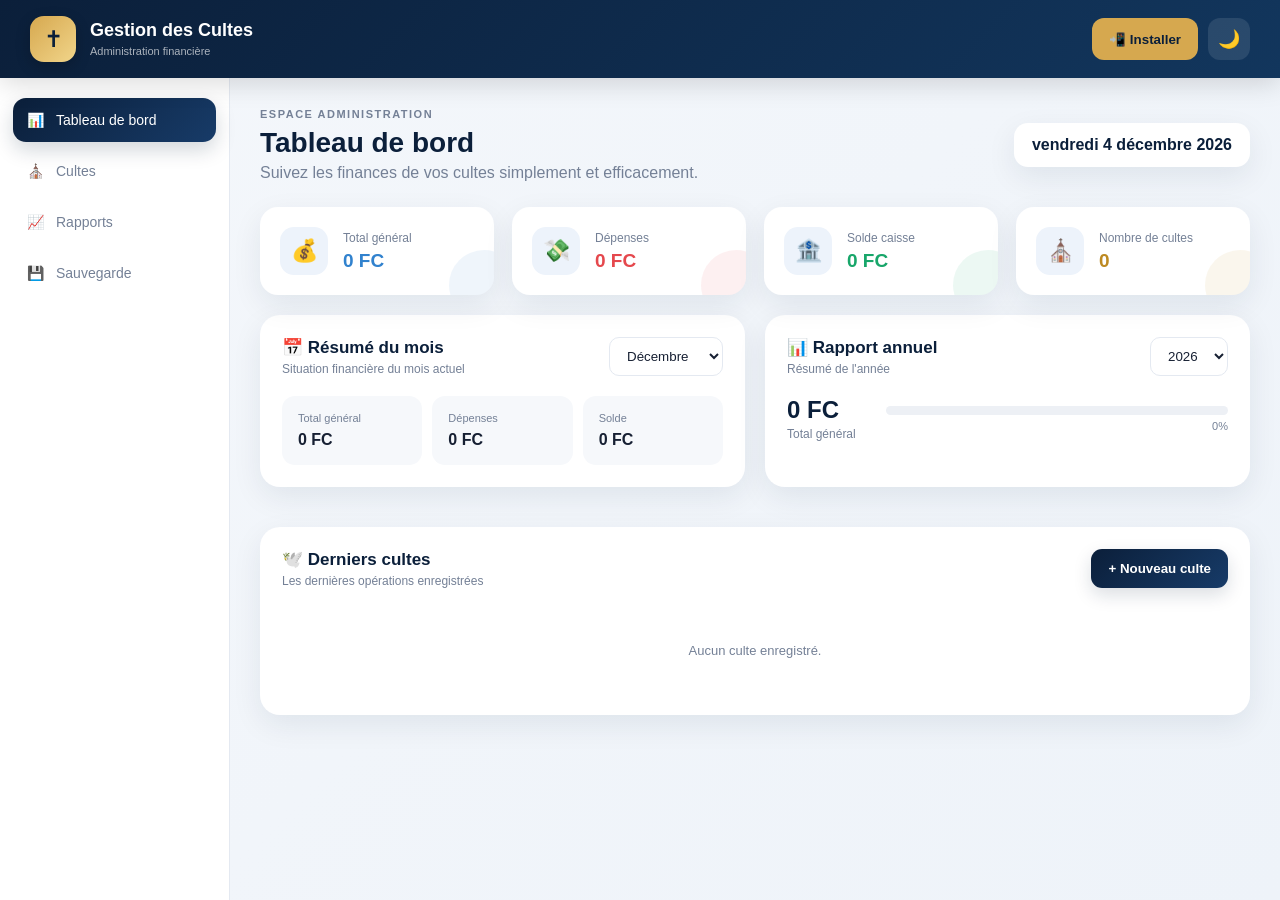
<file: index.html>
<!DOCTYPE html>
<html lang="fr">
<head>
    <meta charset="UTF-8">

    <meta name="viewport"
          content="width=device-width, initial-scale=1.0">

    <meta name="theme-color" content="#0b1f3a">

    <title><title>Gestion des Cultes RDC | Joseph Monsemvula</title>

<meta name="description"
content="Gestion des Cultes RDC est une application de gestion financière des cultes, recettes, dépenses et rapports. Conçue par Joseph Monsemvula."></title>

    <link rel="stylesheet" href="style.css">

    <link rel="manifest" href="manifest.json">
</head>

<body>

<!-- =====================================================
     ÉCRAN DE CHARGEMENT
===================================================== -->

<div id="loader">

    <div class="loader-logo">
        ✝
    </div>

    <div class="loader-spinner"></div>

    <h2>Gestion des Cultes</h2>

    <p>Chargement de votre espace...</p>

</div>


<!-- =====================================================
     APPLICATION
===================================================== -->

<div id="app">

    <!-- BARRE DU HAUT -->

    <header class="topbar">

        <div class="brand">

            <div class="brand-logo">
                ✝
            </div>

            <div>
                <h1>Gestion des Cultes</h1>
                <span>Administration financière</span>
            </div>

        </div>


        <div class="top-actions">

            <button id="installBtn"
                    class="install-btn">
                📲 Installer
            </button>

            <button id="themeBtn"
                    class="icon-btn"
                    title="Changer le thème">
                🌙
            </button>

        </div>

    </header>


    <!-- MENU -->

    <nav class="menu">

        <button class="menu-btn active"
                data-page="dashboard">
            📊
            <span>Tableau de bord</span>
        </button>

        <button class="menu-btn"
                data-page="cultes">
            ⛪
            <span>Cultes</span>
        </button>

        <button class="menu-btn"
                data-page="rapports">
            📈
            <span>Rapports</span>
        </button>

        <button class="menu-btn"
                data-page="sauvegarde">
            💾
            <span>Sauvegarde</span>
        </button>

    </nav>


    <!-- =================================================
         CONTENU
    ================================================= -->

    <main class="content">


        <!-- =============================================
             DASHBOARD
        ============================================== -->

        <section id="dashboard"
                 class="page active">

            <div class="welcome">

                <div>
                    <p class="small-title">
                        ESPACE ADMINISTRATION
                    </p>

                    <h2>
                        Tableau de bord
                    </h2>

                    <p>
                        Suivez les finances de vos cultes
                        simplement et efficacement.
                    </p>
                </div>

                <div class="dashboard-date"
                     id="todayDate">
                </div>

            </div>


            <!-- CARTES STATISTIQUES -->

            <div class="stats-grid">

                <div class="stat-card blue">

                    <div class="stat-icon">
                        💰
                    </div>

                    <div>
                        <span>Total général</span>
                        <strong id="statTotal">
                            0 FC
                        </strong>
                    </div>

                </div>


                <div class="stat-card red">

                    <div class="stat-icon">
                        💸
                    </div>

                    <div>
                        <span>Dépenses</span>
                        <strong id="statDepenses">
                            0 FC
                        </strong>
                    </div>

                </div>


                <div class="stat-card green">

                    <div class="stat-icon">
                        🏦
                    </div>

                    <div>
                        <span>Solde caisse</span>
                        <strong id="statSolde">
                            0 FC
                        </strong>
                    </div>

                </div>


                <div class="stat-card gold">

                    <div class="stat-icon">
                        ⛪
                    </div>

                    <div>
                        <span>Nombre de cultes</span>
                        <strong id="statCultes">
                            0
                        </strong>
                    </div>

                </div>

            </div>


            <!-- MOIS -->

            <div class="dashboard-grid">

                <div class="panel">

                    <div class="panel-header">

                        <div>
                            <h3>
                                📅 Résumé du mois
                            </h3>

                            <p>
                                Situation financière du mois actuel
                            </p>
                        </div>

                        <select id="monthSelector">

                            <option value="1">Janvier</option>
                            <option value="2">Février</option>
                            <option value="3">Mars</option>
                            <option value="4">Avril</option>
                            <option value="5">Mai</option>
                            <option value="6">Juin</option>
                            <option value="7">Juillet</option>
                            <option value="8">Août</option>
                            <option value="9">Septembre</option>
                            <option value="10">Octobre</option>
                            <option value="11">Novembre</option>
                            <option value="12">Décembre</option>

                        </select>

                    </div>


                    <div class="monthly-result">

                        <div>
                            <span>Total général</span>
                            <strong id="monthTotal">
                                0 FC
                            </strong>
                        </div>

                        <div>
                            <span>Dépenses</span>
                            <strong id="monthExpenses">
                                0 FC
                            </strong>
                        </div>

                        <div>
                            <span>Solde</span>
                            <strong id="monthBalance">
                                0 FC
                            </strong>
                        </div>

                    </div>

                </div>


                <!-- RAPPORT ANNUEL -->

                <div class="panel">

                    <div class="panel-header">

                        <div>

                            <h3>
                                📊 Rapport annuel
                            </h3>

                            <p>
                                Résumé de l'année
                            </p>

                        </div>

                        <select id="yearSelector">
                        </select>

                    </div>


                    <div class="year-result">

                        <div class="year-number">

                            <strong id="yearTotal">
                                0 FC
                            </strong>

                            <span>
                                Total général
                            </span>

                        </div>

                        <div class="progress-container">

                            <div class="progress-bar">
                                <div id="progressBar"></div>
                            </div>

                            <span id="progressText">
                                0%
                            </span>

                        </div>

                    </div>

                </div>

            </div>


            <!-- DERNIERS CULTES -->

            <div class="panel">

                <div class="panel-header">

                    <div>
                        <h3>
                            🕊️ Derniers cultes
                        </h3>

                        <p>
                            Les dernières opérations enregistrées
                        </p>
                    </div>

                    <button class="primary-btn"
                            onclick="showPage('cultes')">
                        + Nouveau culte
                    </button>

                </div>


                <div id="recentCultes"
                     class="recent-list">

                    <div class="empty-state">
                        Aucun culte enregistré.
                    </div>

                </div>

            </div>

        </section>


        <!-- =============================================
             CULTES
        ============================================== -->

        <section id="cultes"
                 class="page">

            <div class="page-title">

                <div>

                    <p class="small-title">
                        ENREGISTREMENT
                    </p>

                    <h2>
                        Gestion des cultes
                    </h2>

                    <p>
                        Enregistrez les recettes et dépenses
                        de chaque culte.
                    </p>

                </div>

            </div>


            <!-- FORMULAIRE -->

            <div class="panel form-panel">

                <div class="panel-header">

                    <div>
                        <h3 id="formTitle">
                            ➕ Nouveau culte
                        </h3>

                        <p>
                            Remplissez les informations ci-dessous.
                        </p>
                    </div>

                </div>


                <form id="culteForm">

                    <input type="hidden"
                           id="editId">


                    <div class="form-grid">


                        <!-- DATE -->

                        <div class="input-group">

                            <label>
                                📅 Date du culte
                            </label>

                            <input type="date"
                                   id="date"
                                   required>

                        </div>


                        <!-- PREDICATEUR -->

                        <div class="input-group">

                            <label>
                                🎤 Prédicateur
                            </label>

                            <input type="text"
                                   id="predicateur"
                                   placeholder="Nom du prédicateur"
                                   required>

                        </div>


                        <!-- OFFRANDES -->

                        <div class="input-group">

                            <label>
                                💰 Offrandes
                            </label>

                            <input type="number"
                                   id="offrandes"
                                   min="0"
                                   value="0">

                        </div>


                        <!-- ACTIONS DE GRÂCE -->

                        <div class="input-group">

                            <label>
                                🙏 Actions de grâce
                            </label>

                            <input type="number"
                                   id="actionsGrace"
                                   min="0"
                                   value="0">

                        </div>


                        <!-- OFFRANDES PROPHETE -->

                        <div class="input-group special">

                            <label>
                                ⭐ Offrandes de prophète
                            </label>

                            <input type="number"
                                   id="offrandesProphete"
                                   min="0"
                                   value="0">

                        </div>


                        <!-- CONSTRUCTION -->

                        <div class="input-group">

                            <label>
                                🏗️ Construction
                            </label>

                            <input type="number"
                                   id="construction"
                                   min="0"
                                   value="0">

                        </div>


                        <!-- ALLIANCE -->

                        <div class="input-group">

                            <label>
                                🤝 Alliance
                            </label>

                            <input type="number"
                                   id="alliance"
                                   min="0"
                                   value="0">

                        </div>


                        <!-- CARTES DE SOUTIEN -->

                        <div class="input-group">

                            <label>
                                🎫 Cartes de soutien
                            </label>

                            <input type="number"
                                   id="cartesSoutien"
                                   min="0"
                                   value="0">

                        </div>


                        <!-- DIME -->

                        <div class="input-group">

                            <label>
                                💵 Dîme
                            </label>

                            <input type="number"
                                   id="dime"
                                   min="0"
                                   value="0">

                        </div>


                        <!-- CARBURANT -->

                        <div class="input-group">

                            <label>
                                ⛽ Carburant
                            </label>

                            <input type="number"
                                   id="carburant"
                                   min="0"
                                   value="0">

                        </div>


                        <!-- AUTRES -->

                        <div class="input-group">

                            <label>
                                📦 Autres
                            </label>

                            <input type="number"
                                   id="autres"
                                   min="0"
                                   value="0">

                        </div>


                        <!-- ENVELOPPES -->

                        <div class="input-group">

                            <label>
                                ✉️ Enveloppes
                            </label>

                            <input type="number"
                                   id="enveloppes"
                                   min="0"
                                   value="0">

                        </div>


                        <!-- DEPENSES -->

                        <div class="input-group expense">

                            <label>
                                💸 Dépenses
                            </label>

                            <input type="number"
                                   id="depenses"
                                   min="0"
                                   value="0">

                        </div>

                    </div>


                    <!-- CALCUL AUTOMATIQUE -->

                    <div class="calculation-box">

                        <div>

                            <span>
                                TOTAL GÉNÉRAL
                            </span>

                            <strong id="previewTotal">
                                0 FC
                            </strong>

                        </div>


                        <div>

                            <span>
                                DÉPENSES
                            </span>

                            <strong id="previewDepenses">
                                0 FC
                            </strong>

                        </div>


                        <div class="balance-preview">

                            <span>
                                SOLDE CAISSE
                            </span>

                            <strong id="previewSolde">
                                0 FC
                            </strong>

                        </div>

                    </div>


                    <div class="form-actions">

                        <button type="submit"
                                class="primary-btn">

                            💾 Enregistrer le culte

                        </button>

                        <button type="button"
                                id="cancelEdit"
                                class="secondary-btn"
                                style="display:none">

                            Annuler modification

                        </button>

                        <button type="reset"
                                class="secondary-btn">

                            Réinitialiser

                        </button>

                    </div>

                </form>

            </div>


            <!-- RECHERCHE -->

            <div class="panel">

                <div class="search-row">

                    <input type="text"
                           id="searchInput"
                           placeholder="🔎 Rechercher par prédicateur ou date...">

                    <select id="filterYear">

                        <option value="all">
                            Toutes les années
                        </option>

                    </select>

                </div>


                <div class="table-container">

                    <table>

                        <thead>

                            <tr>

                                <th>Date</th>
                                <th>Prédicateur</th>
                                <th>Total général</th>
                                <th>Dépenses</th>
                                <th>Offrande prophète</th>
                                <th>Solde caisse</th>
                                <th>Actions</th>

                            </tr>

                        </thead>


                        <tbody id="cultesTable">

                        </tbody>

                    </table>

                </div>

            </div>

        </section>


        <!-- =============================================
             RAPPORTS
        ============================================== -->

        <section id="rapports"
                 class="page">

            <div class="page-title">

                <div>

                    <p class="small-title">
                        ANALYSE FINANCIÈRE
                    </p>

                    <h2>
                        Rapports
                    </h2>

                    <p>
                        Consultez les résultats par mois et par année.
                    </p>

                </div>

                <button class="primary-btn"
                        onclick="printReport()">

                    🖨️ Imprimer

                </button>

            </div>


            <div class="panel">

                <div class="report-controls">

                    <select id="reportYear">
                    </select>

                    <select id="reportMonth">

                        <option value="all">
                            Toute l'année
                        </option>

                        <option value="1">Janvier</option>
                        <option value="2">Février</option>
                        <option value="3">Mars</option>
                        <option value="4">Avril</option>
                        <option value="5">Mai</option>
                        <option value="6">Juin</option>
                        <option value="7">Juillet</option>
                        <option value="8">Août</option>
                        <option value="9">Septembre</option>
                        <option value="10">Octobre</option>
                        <option value="11">Novembre</option>
                        <option value="12">Décembre</option>

                    </select>

                </div>


                <div id="reportContent">

                </div>

            </div>

        </section>


        <!-- =============================================
             SAUVEGARDE
        ============================================== -->

        <section id="sauvegarde"
                 class="page">

            <div class="page-title">

                <div>

                    <p class="small-title">
                        PROTECTION DES DONNÉES
                    </p>

                    <h2>
                        Sauvegarde
                    </h2>

                    <p>
                        Protégez vos données contre les pertes.
                    </p>

                </div>

            </div>


            <div class="backup-grid">


                <div class="backup-card">

                    <div class="backup-icon">
                        📥
                    </div>

                    <h3>
                        Sauvegarder
                    </h3>

                    <p>
                        Téléchargez toutes vos données
                        dans un fichier sécurisé.
                    </p>

                    <button class="primary-btn"
                            onclick="backupData()">

                        Télécharger la sauvegarde

                    </button>

                </div>


                <div class="backup-card">

                    <div class="backup-icon">
                        📤
                    </div>

                    <h3>
                        Restaurer
                    </h3>

                    <p>
                        Récupérez vos données depuis
                        une sauvegarde précédente.
                    </p>

                    <input type="file"
                           id="restoreFile"
                           accept=".json">

                    <button class="secondary-btn"
                            onclick="restoreData()">

                        Restaurer

                    </button>

                </div>


                <div class="backup-card danger-card">

                    <div class="backup-icon">
                        ⚠️
                    </div>

                    <h3>
                        Zone dangereuse
                    </h3>

                    <p>
                        Effacer toutes les données
                        enregistrées sur cet appareil.
                    </p>

                    <button class="danger-btn"
                            onclick="deleteAllData()">

                        Tout supprimer

                    </button>

                </div>


            </div>

        </section>


    </main>


    <!-- NOTIFICATION -->

    <div id="notification"
         class="notification">

        <span id="notificationIcon">
            ✓
        </span>

        <span id="notificationText">
            Opération réussie
        </span>

    </div>


</div>


<script src="script.js"></script>
<footer>
    © 2026 Gestion des Cultes RDC
    <br>
    Conçu par Joseph Monsemvula
</footer>

</body>
</html>
</file>
<file: style.css>
/* =====================================================
   GESTION DES CULTES
   DESIGN PROFESSIONNEL
===================================================== */

* {
    margin: 0;
    padding: 0;
    box-sizing: border-box;
}


:root {

    --primary: #0b1f3a;
    --primary-light: #173b68;

    --gold: #d6a84f;
    --gold-light: #f1d58a;

    --background: #f4f7fb;
    --white: #ffffff;

    --text: #172033;
    --muted: #748096;

    --border: #e4e9f1;

    --green: #18a66a;
    --red: #e5484d;
    --blue: #3182ce;

    --shadow:
        0 10px 30px rgba(17, 35, 62, 0.08);

}


body {

    font-family:
        "Segoe UI",
        Arial,
        sans-serif;

    background:
        linear-gradient(
            135deg,
            #f4f7fb,
            #eef3f9
        );

    color: var(--text);

    min-height: 100vh;

}


/* =====================================================
   LOADER
===================================================== */

#loader {

    position: fixed;

    inset: 0;

    z-index: 9999;

    background:
        linear-gradient(
            135deg,
            #07152a,
            #12365d
        );

    color: white;

    display: flex;

    flex-direction: column;

    align-items: center;

    justify-content: center;

}


.loader-logo {

    width: 80px;
    height: 80px;

    border-radius: 25px;

    background:
        linear-gradient(
            135deg,
            var(--gold),
            #fff1b5
        );

    color: var(--primary);

    display: flex;

    align-items: center;

    justify-content: center;

    font-size: 38px;

    margin-bottom: 25px;

    box-shadow:
        0 15px 40px rgba(0,0,0,.3);

}


.loader-spinner {

    width: 30px;
    height: 30px;

    border: 3px solid rgba(255,255,255,.2);

    border-top-color: var(--gold);

    border-radius: 50%;

    animation:
        spin .8s linear infinite;

    margin-bottom: 20px;

}


@keyframes spin {

    to {
        transform: rotate(360deg);
    }

}


/* =====================================================
   TOPBAR
===================================================== */

.topbar {

    height: 78px;

    background:
        linear-gradient(
            135deg,
            var(--primary),
            #12365d
        );

    color: white;

    display: flex;

    justify-content: space-between;

    align-items: center;

    padding: 0 30px;

    position: sticky;

    top: 0;

    z-index: 100;

    box-shadow:
        0 5px 25px rgba(0,0,0,.15);

}


.brand {

    display: flex;

    align-items: center;

    gap: 14px;

}


.brand-logo {

    width: 46px;
    height: 46px;

    border-radius: 14px;

    background:
        linear-gradient(
            135deg,
            var(--gold),
            var(--gold-light)
        );

    color: var(--primary);

    display: flex;

    justify-content: center;

    align-items: center;

    font-size: 23px;

    box-shadow:
        0 5px 15px rgba(0,0,0,.2);

}


.brand h1 {

    font-size: 18px;

    font-weight: 700;

}


.brand span {

    font-size: 11px;

    opacity: .65;

}


.top-actions {

    display: flex;

    gap: 10px;

}


.install-btn,
.icon-btn {

    border: none;

    cursor: pointer;

}


.install-btn {

    padding: 11px 17px;

    border-radius: 12px;

    background: var(--gold);

    color: var(--primary);

    font-weight: 700;

}


.icon-btn {

    width: 42px;
    height: 42px;

    border-radius: 12px;

    background: rgba(255,255,255,.1);

    color: white;

    font-size: 18px;

}


/* =====================================================
   MENU
===================================================== */

.menu {

    position: fixed;

    left: 0;

    top: 78px;

    bottom: 0;

    width: 230px;

    background: white;

    border-right: 1px solid var(--border);

    padding: 20px 13px;

    z-index: 90;

}


.menu-btn {

    width: 100%;

    border: none;

    background: transparent;

    padding: 14px;

    margin-bottom: 7px;

    border-radius: 13px;

    display: flex;

    align-items: center;

    gap: 12px;

    cursor: pointer;

    color: var(--muted);

    font-size: 14px;

    text-align: left;

    transition: .25s;

}


.menu-btn:hover {

    background: #f0f4fa;

    color: var(--primary);

    transform: translateX(3px);

}


.menu-btn.active {

    background:
        linear-gradient(
            135deg,
            var(--primary),
            var(--primary-light)
        );

    color: white;

    box-shadow:
        0 8px 20px rgba(11,31,58,.18);

}


.menu-btn:first-letter {

    font-size: 18px;

}


/* =====================================================
   CONTENT
===================================================== */

.content {

    margin-left: 230px;

    padding: 30px;

    max-width: 1600px;

}


.page {

    display: none;

    animation:
        pageIn .35s ease;

}


.page.active {

    display: block;

}


@keyframes pageIn {

    from {

        opacity: 0;

        transform: translateY(10px);

    }

    to {

        opacity: 1;

        transform: translateY(0);

    }

}


/* =====================================================
   TITRES
===================================================== */

.welcome,
.page-title {

    display: flex;

    justify-content: space-between;

    align-items: center;

    margin-bottom: 25px;

}


.small-title {

    color: var(--gold);

    font-size: 11px;

    font-weight: 800;

    letter-spacing: 1.5px;

    margin-bottom: 7px;

}


.welcome h2,
.page-title h2 {

    font-size: 28px;

    color: var(--primary);

    margin-bottom: 5px;

}


.welcome p,
.page-title p {

    color: var(--muted);

}


.dashboard-date {

    background: white;

    padding: 13px 18px;

    border-radius: 14px;

    box-shadow: var(--shadow);

    color: var(--primary);

    font-weight: 600;

}


/* =====================================================
   STATISTIQUES
===================================================== */

.stats-grid {

    display: grid;

    grid-template-columns:
        repeat(4, 1fr);

    gap: 18px;

    margin-bottom: 20px;

}


.stat-card {

    background: white;

    border-radius: 18px;

    padding: 20px;

    display: flex;

    align-items: center;

    gap: 15px;

    box-shadow: var(--shadow);

    position: relative;

    overflow: hidden;

    transition: .3s;

}


.stat-card:hover {

    transform:
        translateY(-4px);

}


.stat-card::after {

    content: "";

    position: absolute;

    width: 70px;
    height: 70px;

    border-radius: 50%;

    right: -25px;

    bottom: -25px;

    opacity: .08;

    background: currentColor;

}


.stat-icon {

    width: 48px;
    height: 48px;

    border-radius: 14px;

    display: flex;

    align-items: center;

    justify-content: center;

    font-size: 22px;

    background: #edf3fb;

}


.stat-card span {

    display: block;

    color: var(--muted);

    font-size: 12px;

    margin-bottom: 5px;

}


.stat-card strong {

    display: block;

    font-size: 19px;

}


.stat-card.blue {
    color: var(--blue);
}


.stat-card.red {
    color: var(--red);
}


.stat-card.green {
    color: var(--green);
}


.stat-card.gold {
    color: #bd8a22;
}


/* =====================================================
   PANELS
===================================================== */

.dashboard-grid {

    display: grid;

    grid-template-columns:
        1fr 1fr;

    gap: 20px;

    margin-bottom: 20px;

}


.panel {

    background: white;

    border-radius: 20px;

    padding: 22px;

    box-shadow: var(--shadow);

    margin-bottom: 20px;

}


.panel-header {

    display: flex;

    align-items: center;

    justify-content: space-between;

    gap: 15px;

    margin-bottom: 20px;

}


.panel-header h3 {

    color: var(--primary);

    font-size: 17px;

    margin-bottom: 4px;

}


.panel-header p {

    color: var(--muted);

    font-size: 12px;

}


.panel select,
.report-controls select,
.search-row select {

    border: 1px solid var(--border);

    padding: 10px 13px;

    border-radius: 10px;

    background: white;

    color: var(--text);

    outline: none;

}


/* =====================================================
   MONTHLY
===================================================== */

.monthly-result {

    display: grid;

    grid-template-columns:
        repeat(3, 1fr);

    gap: 10px;

}


.monthly-result div {

    background: #f6f8fb;

    padding: 16px;

    border-radius: 13px;

}


.monthly-result span {

    display: block;

    color: var(--muted);

    font-size: 11px;

    margin-bottom: 7px;

}


.monthly-result strong {

    font-size: 16px;

}


/* =====================================================
   YEAR
===================================================== */

.year-result {

    display: flex;

    align-items: center;

    gap: 30px;

}


.year-number strong {

    display: block;

    color: var(--primary);

    font-size: 24px;

}


.year-number span {

    color: var(--muted);

    font-size: 12px;

}


.progress-container {

    flex: 1;

}


.progress-bar {

    height: 9px;

    background: #edf0f5;

    border-radius: 20px;

    overflow: hidden;

}


.progress-bar div {

    height: 100%;

    width: 0%;

    background:
        linear-gradient(
            90deg,
            var(--primary),
            var(--gold)
        );

    border-radius: 20px;

    transition:
        width .7s ease;

}


.progress-container > span {

    display: block;

    text-align: right;

    font-size: 11px;

    color: var(--muted);

    margin-top: 5px;

}


/* =====================================================
   BOUTONS
===================================================== */

.primary-btn,
.secondary-btn,
.danger-btn {

    border: none;

    border-radius: 11px;

    padding: 12px 17px;

    cursor: pointer;

    font-weight: 600;

    transition: .25s;

}


.primary-btn {

    background:
        linear-gradient(
            135deg,
            var(--primary),
            var(--primary-light)
        );

    color: white;

    box-shadow:
        0 7px 18px rgba(11,31,58,.15);

}


.primary-btn:hover {

    transform:
        translateY(-2px);

}


.secondary-btn {

    background: #eef2f7;

    color: var(--primary);

}


.secondary-btn:hover {

    background: #e2e8f0;

}


.danger-btn {

    background: #ffe8e8;

    color: var(--red);

}


.danger-btn:hover {

    background: var(--red);

    color: white;

}


/* =====================================================
   FORMULAIRE
===================================================== */

.form-grid {

    display: grid;

    grid-template-columns:
        repeat(3, 1fr);

    gap: 18px;

}


.input-group {

    display: flex;

    flex-direction: column;

    gap: 7px;

}


.input-group label {

    font-size: 12px;

    color: var(--muted);

    font-weight: 600;

}


.input-group input {

    width: 100%;

    border: 1px solid var(--border);

    padding: 13px;

    border-radius: 11px;

    outline: none;

    font-size: 14px;

    background: #fbfcfe;

    transition: .2s;

}


.input-group input:focus {

    border-color: var(--gold);

    background: white;

    box-shadow:
        0 0 0 3px rgba(214,168,79,.1);

}


.input-group.special input {

    border-left:
        4px solid var(--gold);

}


.input-group.expense input {

    border-left:
        4px solid var(--red);

}


/* =====================================================
   CALCUL
===================================================== */

.calculation-box {

    margin-top: 25px;

    display: grid;

    grid-template-columns:
        repeat(3, 1fr);

    background:
        linear-gradient(
            135deg,
            #071a32,
            #12385f
        );

    color: white;

    border-radius: 17px;

    overflow: hidden;

}


.calculation-box > div {

    padding: 20px;

    border-right:
        1px solid rgba(255,255,255,.1);

}


.calculation-box span {

    display: block;

    font-size: 10px;

    opacity: .65;

    margin-bottom: 8px;

}


.calculation-box strong {

    font-size: 21px;

}


.balance-preview {

    background:
        rgba(214,168,79,.15);

}


.form-actions {

    margin-top: 20px;

    display: flex;

    gap: 10px;

    flex-wrap: wrap;

}


/* =====================================================
   TABLEAU
===================================================== */

.search-row {

    display: flex;

    gap: 10px;

    margin-bottom: 20px;

}


.search-row input {

    flex: 1;

    padding: 13px;

    border: 1px solid var(--border);

    border-radius: 11px;

    outline: none;

}


.table-container {

    overflow-x: auto;

}


table {

    width: 100%;

    border-collapse: collapse;

    min-width: 850px;

}


th {

    background: #f4f7fb;

    color: var(--muted);

    text-align: left;

    font-size: 11px;

    padding: 13px;

    white-space: nowrap;

}


td {

    padding: 14px 13px;

    border-bottom:
        1px solid var(--border);

    font-size: 13px;

}


td strong {

    color: var(--primary);

}


.action-buttons {

    display: flex;

    gap: 6px;

}


.small-action {

    border: none;

    width: 34px;
    height: 34px;

    border-radius: 8px;

    cursor: pointer;

}


.edit-btn {

    background: #eaf2ff;

    color: var(--blue);

}


.delete-btn {

    background: #ffe8e8;

    color: var(--red);

}


/* =====================================================
   RECENT
===================================================== */

.recent-list {

    display: flex;

    flex-direction: column;

}


.recent-item {

    display: flex;

    align-items: center;

    justify-content: space-between;

    padding: 14px 0;

    border-bottom:
        1px solid var(--border);

}


.recent-item:last-child {

    border-bottom: none;

}


.recent-date {

    color: var(--muted);

    font-size: 11px;

}


.recent-name {

    font-weight: 600;

    color: var(--primary);

}


.recent-solde {

    color: var(--green);

    font-weight: 700;

}


/* =====================================================
   EMPTY
===================================================== */

.empty-state {

    text-align: center;

    color: var(--muted);

    padding: 35px;

    font-size: 13px;

}


/* =====================================================
   RAPPORT
===================================================== */

.report-controls {

    display: flex;

    gap: 12px;

    margin-bottom: 25px;

}


.report-summary {

    display: grid;

    grid-template-columns:
        repeat(4,1fr);

    gap: 12px;

    margin-bottom: 25px;

}


.report-box {

    padding: 18px;

    background: #f6f8fb;

    border-radius: 14px;

}


.report-box span {

    display: block;

    color: var(--muted);

    font-size: 11px;

    margin-bottom: 6px;

}


.report-box strong {

    font-size: 17px;

    color: var(--primary);

}


.month-report {

    margin-top: 20px;

}


.month-report h3 {

    margin-bottom: 12px;

}


/* =====================================================
   SAUVEGARDE
===================================================== */

.backup-grid {

    display: grid;

    grid-template-columns:
        repeat(3,1fr);

    gap: 20px;

}


.backup-card {

    background: white;

    border-radius: 20px;

    padding: 25px;

    box-shadow: var(--shadow);

}


.backup-icon {

    font-size: 35px;

    margin-bottom: 15px;

}


.backup-card h3 {

    color: var(--primary);

    margin-bottom: 8px;

}


.backup-card p {

    color: var(--muted);

    font-size: 13px;

    line-height: 1.6;

    margin-bottom: 18px;

}


.backup-card input {

    width: 100%;

    margin-bottom: 10px;

}


.danger-card {

    border:
        1px solid #ffd3d3;

}


/* =====================================================
   NOTIFICATION
===================================================== */

.notification {

    position: fixed;

    right: 25px;

    bottom: 25px;

    background:
        #102a48;

    color: white;

    padding: 15px 20px;

    border-radius: 13px;

    display: flex;

    gap: 10px;

    align-items: center;

    box-shadow:
        0 15px 35px rgba(0,0,0,.2);

    transform:
        translateY(120px);

    opacity: 0;

    transition: .35s;

    z-index: 999;

}


.notification.show {

    transform:
        translateY(0);

    opacity: 1;

}


.notification span:first-child {

    color: var(--gold);

    font-weight: bold;

}


/* =====================================================
   RESPONSIVE
===================================================== */

@media(max-width:1100px) {

    .stats-grid {

        grid-template-columns:
            repeat(2,1fr);

    }

    .form-grid {

        grid-template-columns:
            repeat(2,1fr);

    }

    .backup-grid {

        grid-template-columns:
            1fr;

    }

}


@media(max-width:800px) {

    .topbar {

        padding: 0 15px;

    }

    .brand span {

        display: none;

    }

    .brand h1 {

        font-size: 15px;

    }

    .install-btn {

        padding: 9px 11px;

        font-size: 12px;

    }

    .menu {

        position: fixed;

        top: auto;

        bottom: 0;

        width: 100%;

        height: 68px;

        padding: 7px;

        display: flex;

        justify-content: space-around;

        border-right: none;

        border-top: 1px solid var(--border);

        background: rgba(255,255,255,.96);

        backdrop-filter:
            blur(15px);

    }

    .menu-btn {

        margin: 0;

        width: auto;

        flex: 1;

        justify-content: center;

        flex-direction: column;

        gap: 2px;

        padding: 5px;

        font-size: 9px;

    }

    .content {

        margin-left: 0;

        padding: 18px;

        padding-bottom: 90px;

    }

    .dashboard-grid {

        grid-template-columns:
            1fr;

    }

    .stats-grid {

        grid-template-columns:
            1fr 1fr;

    }

    .form-grid {

        grid-template-columns:
            1fr;

    }

    .calculation-box {

        grid-template-columns:
            1fr;

    }

    .calculation-box > div {

        border-right: none;

        border-bottom:
            1px solid rgba(255,255,255,.1);

    }

    .welcome,
    .page-title {

        align-items: flex-start;

        flex-direction: column;

        gap: 12px;

    }

    .monthly-result {

        grid-template-columns:
            1fr;

    }

    .report-summary {

        grid-template-columns:
            1fr 1fr;

    }

}


@media(max-width:500px) {

    .stats-grid {

        grid-template-columns:
            1fr;

    }

    .top-actions .icon-btn {

        display: none;

    }

    .welcome h2,
    .page-title h2 {

        font-size: 23px;

    }

    .panel {

        padding: 16px;

        border-radius: 16px;

    }

    .search-row {

        flex-direction: column;

    }

    .year-result {

        flex-direction: column;

        align-items: flex-start;

    }

    .report-controls {

        flex-direction: column;

    }

}
</file>
